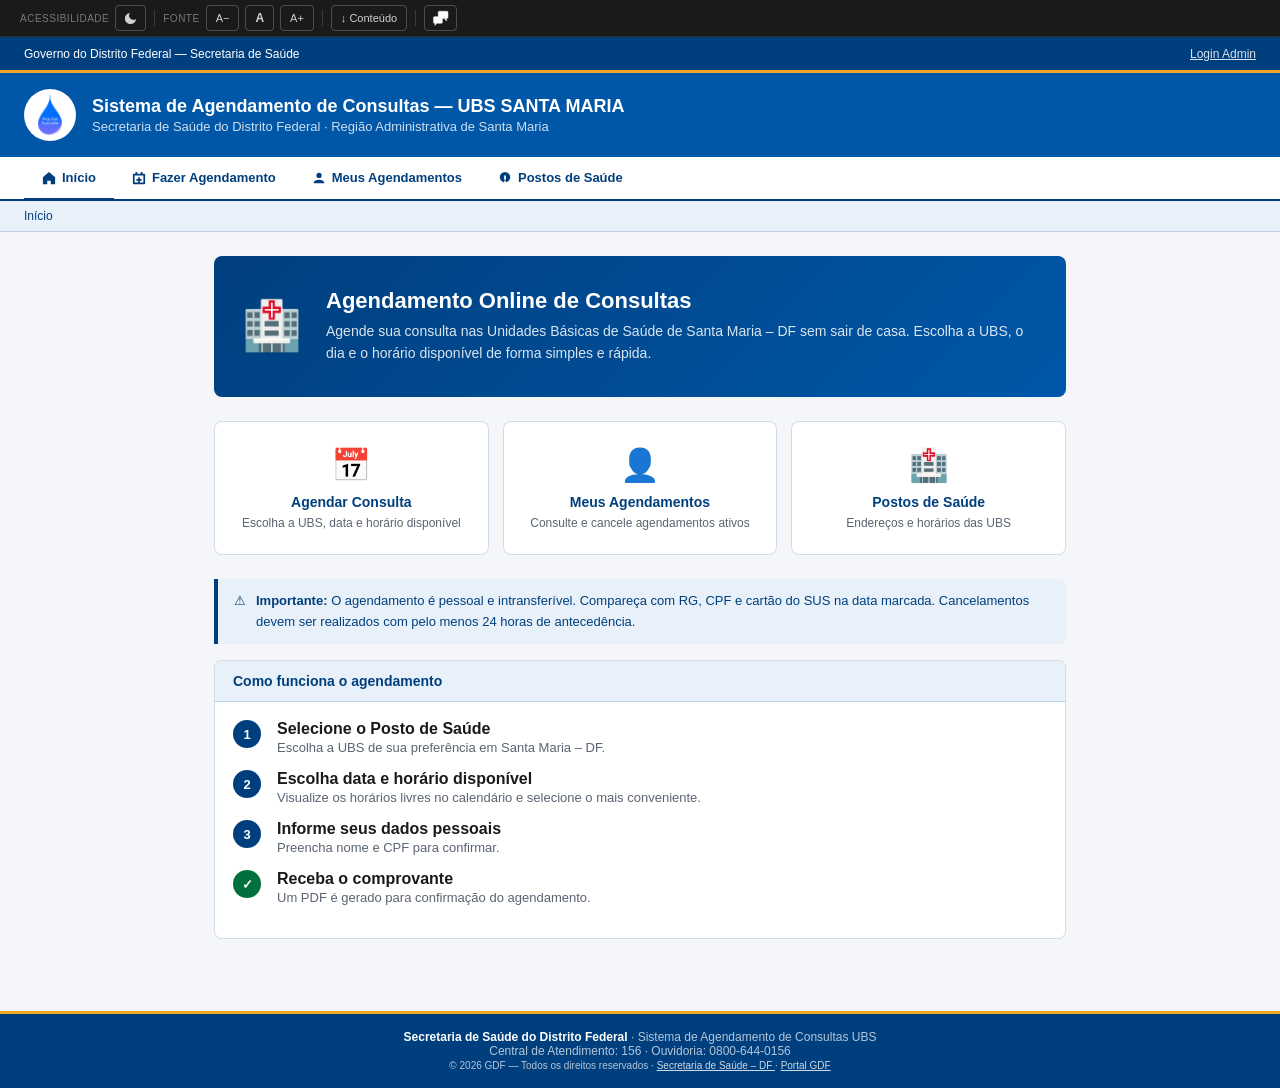
<file: firebase/public/index.html>
<!DOCTYPE html>
<html lang="pt-BR">
<head>
 
  <meta charset="UTF-8">
  <meta name="viewport" content="width=device-width, initial-scale=1.0">
  <meta name="description" content="Sistema de Agendamento de Consultas nas Unidades Básicas de Saúde de Santa Maria – DF. Agende sua consulta online de forma simples e gratuita.">
  <meta name="author" content="Secretaria de Saúde do Distrito Federal">
  <meta name="robots" content="index, follow">
  <meta http-equiv="X-Content-Type-Options" content="nosniff">
  <title>Portal Saúde SM</title>
  <link rel="icon" type="image/png" href="img/favicon.png">
  <link rel="stylesheet" href="js/css/style.css">
</head>
<body>

<div class="app">

  <!-- 🔐 AUTENTICAÇÃO (READ - Verifica admin em loginadmin.js) -->
  <div class="topbar" role="banner">
    <span data-i18n="gov_secao">Governo do Distrito Federal — Secretaria de Saúde</span>
    <a href="loginadmin.html" accesskey="4" data-i18n="admin_login" data-crud="READ-admins">Login Admin</a>
  </div>

  <header class="header" role="banner">
    <div class="header-logo">
      <img src="img/favicon.png"
           alt="Brasão do Governo do Distrito Federal"
           width="80" height="80"
           style="max-height:80px;width:auto;object-fit:contain;">
    </div>
    <div class="header-text">
      <h1 data-i18n="main_title_sm">Sistema de Agendamento de Consultas — UBS SANTA MARIA</h1>
      <p data-i18n="subtitle">Secretaria de Saúde do Distrito Federal · Região Administrativa de Santa Maria</p>
    </div>
  </header>

  <nav class="nav-bar" role="navigation" aria-label="Menu principal">
    <div class="nav-item active"
         onclick="window.location.href='index.html'"
         aria-current="page"
         tabindex="0" role="link"
         title="Ir para a página Início">
      <svg width="14" height="14" viewBox="0 0 16 16" fill="currentColor" aria-hidden="true"><path d="M8 1L1 7v8h5v-4h4v4h5V7z"/></svg>
      <span class="nav-label" data-i18n="home">Início</span>
    </div>
    <div class="nav-item"
         onclick="window.location.href='agendar.html'"
         tabindex="0" role="link"
         title="Ir para Fazer Agendamento">
      <svg width="14" height="14" viewBox="0 0 16 16" fill="currentColor" aria-hidden="true"><path d="M4 1v2H2a1 1 0 00-1 1v10a1 1 0 001 1h12a1 1 0 001-1V4a1 1 0 00-1-1h-2V1h-2v2H6V1H4zm-1 4h10v8H3V5zm4 2v2H5v2h2v2h2v-2h2V9h-2V7H7z"/></svg>
      <span class="nav-label" data-i18n="schedule">Fazer Agendamento</span>
    </div>
    <div class="nav-item"
         onclick="window.location.href='meus-agendamentos.html'"
         tabindex="0" role="link"
         title="Ir para Meus Agendamentos">
      <svg width="14" height="14" viewBox="0 0 16 16" fill="currentColor" aria-hidden="true"><path d="M8 8a3 3 0 100-6 3 3 0 000 6zm0 2c-3 0-6 1.5-6 3v1h12v-1c0-1.5-3-3-6-3z"/></svg>
      <span class="nav-label" data-i18n="my_appointments">Meus Agendamentos</span>
    </div>
    <div class="nav-item"
         onclick="window.location.href='postos-de-saude.html'"
         tabindex="0" role="link"
         title="Ir para Postos de Saúde">
      <svg width="14" height="14" viewBox="0 0 16 16" fill="currentColor" aria-hidden="true"><path d="M8 1a6 6 0 100 12A6 6 0 008 1zM7 5h2v5H7V5zm0 6h2v2H7v-2z"/></svg>
      <span class="nav-label" data-i18n="health_centers">Postos de Saúde</span>
    </div>
  </nav>

  <nav class="breadcrumb" aria-label="Localização na página">
    <span aria-current="page" data-i18n="home">Início</span>
  </nav>

  <main class="content" id="main-content" tabindex="-1">
    <div class="page active" id="page-home">

      <div class="hero" role="region" aria-label="Introdução ao sistema">
        <div class="hero-icon" aria-hidden="true">🏥</div>
        <div>
          <h2 data-i18n="hero_title">Agendamento Online de Consultas</h2>
          <p data-i18n="hero_desc">Agende sua consulta nas Unidades Básicas de Saúde de Santa Maria – DF sem sair de casa.
             Escolha a UBS, o dia e o horário disponível de forma simples e rápida.</p>
        </div>
      </div>

      <div class="home-card-grid" role="list" aria-label="Acesso rápido">
        <div class="home-card" role="listitem button" tabindex="0"
             onclick="window.location.href='agendar.html'"
             aria-label="Agendar Consulta — Escolha a UBS, data e horário disponível"
             data-crud="READ-upas,READ-agendamentos,CREATE-agendamentos">
          <div class="home-card-icon" aria-hidden="true">📅</div>
          <div class="home-card-title" data-i18n="schedule_consultation">Agendar Consulta</div>
          <div class="home-card-desc" data-i18n="schedule_desc">Escolha a UBS, data e horário disponível</div>
        </div>

    
        <div class="home-card" role="listitem button" tabindex="0"
             onclick="window.location.href='meus-agendamentos.html'"
             aria-label="Meus Agendamentos — Consulte e cancele agendamentos ativos"
             data-crud="READ-agendamentos,UPDATE-agendamentos">
          <div class="home-card-icon" aria-hidden="true">👤</div>
          <div class="home-card-title" data-i18n="my_appointments">Meus Agendamentos</div>
          <div class="home-card-desc" data-i18n="appointments_desc">Consulte e cancele agendamentos ativos</div>
        </div>

        <!-- CARD 3: POSTOS DE SAÚDE - Dispara READ em postos-de-saude.js -->
        <div class="home-card" role="listitem button" tabindex="0"
             onclick="window.location.href='postos-de-saude.html'"
             aria-label="Postos de Saúde — Endereços e horários das UBS"
             data-crud="READ-upas">
          <div class="home-card-icon" aria-hidden="true">🏥</div>
          <div class="home-card-title" data-i18n="health_centers">Postos de Saúde</div>
          <div class="home-card-desc" data-i18n="health_centers_desc">Endereços e horários das UBS</div>
        </div>
      </div>

      <div class="notice" role="note">
        <span aria-hidden="true">⚠</span>
        <span>
          <strong>Importante:</strong>
          <span data-i18n="important_notice">O agendamento é pessoal e intransferível. Compareça com RG, CPF
          e cartão do SUS na data marcada. Cancelamentos devem ser realizados com pelo menos
          24 horas de antecedência.</span>
        </span>
      </div>

      <div class="card" role="region" aria-label="Como funciona o agendamento">
        <div class="card-header" id="como-funciona" data-i18n="how_title">Como funciona o agendamento</div>
        <div class="card-body" aria-labelledby="como-funciona">
          <ol style="list-style:none;padding:0;">
            <li class="step-row">
              <div class="step-circle" style="background:var(--gdf-blue);" aria-hidden="true">1</div>
              <div>
                <strong data-i18n="step1_title">Selecione o Posto de Saúde</strong><br>
                <span style="font-size:13px;color:var(--text-muted);" data-i18n="step1_desc">Escolha a UBS de sua preferência em Santa Maria – DF.</span>
              </div>
            </li>
            <li class="step-row">
              <div class="step-circle" style="background:var(--gdf-blue);" aria-hidden="true">2</div>
              <div>
                <strong data-i18n="step2_title">Escolha data e horário disponível</strong><br>
                <span style="font-size:13px;color:var(--text-muted);" data-i18n="step2_desc">Visualize os horários livres no calendário e selecione o mais conveniente.</span>
              </div>
            </li>
            <li class="step-row">
              <div class="step-circle" style="background:var(--gdf-blue);" aria-hidden="true">3</div>
              <div>
                <strong data-i18n="step3_title">Informe seus dados pessoais</strong><br>
                <span style="font-size:13px;color:var(--text-muted);" data-i18n="step3_desc">Preencha nome e CPF para confirmar.</span>
              </div>
            </li>
            <li class="step-row">
              <div class="step-circle" style="background:var(--gdf-green);" aria-hidden="true">✓</div>
              <div>
                <strong data-i18n="step4_title">Receba o comprovante</strong><br>
                <span style="font-size:13px;color:var(--text-muted);" data-i18n="step4_desc">Um PDF é gerado para confirmação do agendamento.</span>
              </div>
            </li>
          </ol>
        </div>
      </div>

    </div>
  </main>

  <footer class="footer" role="contentinfo" tabindex="-1">
    <strong data-i18n="footer_title">Secretaria de Saúde do Distrito Federal</strong>
    <span data-i18n="footer_text">· Sistema de Agendamento de Consultas UBS</span><br>
    <span data-i18n="footer_contact">Central de Atendimento: <strong>156</strong> · Ouvidoria: <strong>0800-644-0156</strong></span><br>
    <small>
      <span data-i18n="footer_rights">© 2026 GDF — Todos os direitos reservados</span> ·
      <a href="https://www.saude.df.gov.br" target="_blank" rel="noopener noreferrer">
        Secretaria de Saúde – DF
      </a> ·
      <a href="https://www.df.gov.br" target="_blank" rel="noopener noreferrer">
        Portal GDF
      </a>
    </small>
  </footer>

</div>

<script src="js/translations.js"></script>
<script src="js/accessibility.js"></script>
<script src="js/index.js"></script>
</body>
</html>
</file>
<file: firebase/public/js/css/style.css>
/* ============================================================
   Sistema de Agendamento UBS — Santa Maria DF
   style.css — GDF / e-MAG 3.1 / WCAG 2.1 AA
   ============================================================ */

* { box-sizing: border-box; margin: 0; padding: 0; }

:root {
  --gdf-blue:        #003F7E;
  --gdf-blue-mid:    #0057A8;
  --gdf-blue-light:  #E8F0F9;
  --gdf-green:       #00703C;
  --gdf-accent:      #F5A623;
  --gdf-red:         #C0392B;
  --border:          rgba(0,63,126,0.18);
  --card-bg:         #ffffff;
  --page-bg:         #f4f6f9;
  --text-main:       #1a1a1a;
  --text-muted:      #5a6472;
  --focus-ring:      3px solid #F5A623;
  --focus-offset:    2px;
}

/* ============================================================
   MODO ESCURO — preto e branco (sem amarelo)
   ============================================================ */
body.modo-escuro {
  --gdf-blue:        #000000;
  --gdf-blue-mid:    #111111;
  --gdf-blue-light:  #1a1a1a;
  --gdf-green:       #ffffff;
  --gdf-accent:      #ffffff;
  --gdf-red:         #ff6b6b;
  --border:          #444444;
  --card-bg:         #111111;
  --page-bg:         #000000;
  --text-main:       #ffffff;
  --text-muted:      #bbbbbb;
  background:        #000 !important;
  color:             #fff !important;
}

body.modo-escuro .topbar         { background:#000; border-bottom:2px solid #555; }
body.modo-escuro .header         { background:#111; border-bottom:1px solid #444; }
body.modo-escuro .nav-bar        { background:#111; border-bottom:2px solid #444; }
body.modo-escuro .nav-item       { color:#fff; }
body.modo-escuro .nav-item:hover { background:#222; }
body.modo-escuro .nav-item.active{ border-bottom-color:#fff; }
body.modo-escuro .breadcrumb     { background:#111; border-bottom:1px solid #333; color:#bbb; }
body.modo-escuro .breadcrumb span{ color:#ddd; }
body.modo-escuro .breadcrumb .current { color:#fff; }
body.modo-escuro .hero           { background:linear-gradient(135deg,#111 0%,#222 100%); border:1px solid #444; }
body.modo-escuro .card           { background:#111; border:1px solid #444; }
body.modo-escuro .card-header    { background:#1a1a1a; color:#fff; border-bottom:1px solid #333; }
body.modo-escuro .home-card      { background:#111; border:1px solid #444; color:#fff; }
body.modo-escuro .home-card:hover{ background:#1e1e1e; border-color:#666; }
body.modo-escuro .home-card-title{ color:#fff; }
body.modo-escuro .home-card-desc { color:#bbb; }
body.modo-escuro .form-control   { background:#1a1a1a; color:#fff; border:1px solid #555; }
body.modo-escuro .form-control:focus { border-color:#fff; box-shadow:0 0 0 2px rgba(255,255,255,0.25); }
body.modo-escuro .form-label     { color:#fff; }
body.modo-escuro .btn-primary    { background:#fff; color:#000; border:none; }
body.modo-escuro .btn-primary:hover { background:#ddd; }
body.modo-escuro .btn-secondary  { background:#000; color:#fff; border:1px solid #666; }
body.modo-escuro .btn-secondary:hover { background:#1a1a1a; }
body.modo-escuro .btn-cancel     { background:#1a1a1a; color:#ff6b6b; border:1px solid #ff6b6b; }
body.modo-escuro .notice         { background:#1a1a1a; border-left:4px solid #fff; color:#ddd; }
body.modo-escuro .section-title  { color:#fff; border-bottom-color:#444; }
body.modo-escuro .section-divider{ color:#fff; border-bottom-color:#444; }
body.modo-escuro .ubs-card       { background:#111; border:1px solid #444; }
body.modo-escuro .ubs-card:hover { background:#1e1e1e; border-color:#888; }
body.modo-escuro .ubs-card.selected { background:#222; border-color:#fff; }
body.modo-escuro .ubs-name       { color:#fff; }
body.modo-escuro .ubs-addr       { color:#bbb; }
body.modo-escuro .ubs-info-row   { border-bottom-color:#333; }
body.modo-escuro .ubs-num        { background:#333; color:#fff; }
body.modo-escuro .myagend-item   { background:#111; border:1px solid #444; }
body.modo-escuro .myagend-date   { background:#333; color:#fff; }
body.modo-escuro .myagend-info h4{ color:#fff; }
body.modo-escuro .myagend-info p { color:#bbb; }
body.modo-escuro .status-confirmed { background:#1a2e1a; color:#6ddf6d; }
body.modo-escuro .status-cancelled { background:#2e1a1a; color:#ff6b6b; }
body.modo-escuro .status-done      { background:#222;    color:#aaa; }
body.modo-escuro .filtro-btn     { background:#111; color:#fff; border:1px solid #555; }
body.modo-escuro .filtro-btn:hover { background:#222; }
body.modo-escuro .filtro-btn.active{ background:#fff; color:#000; border-color:#fff; }
body.modo-escuro .filtro-select  { background:#111; color:#fff; border:1px solid #555; }
body.modo-escuro .espec-check    { background:#111; border:1px solid #444; color:#fff; }
body.modo-escuro .espec-check:hover { background:#1e1e1e; }
body.modo-escuro .horario-check  { background:#111; border:1px solid #444; color:#fff; }
body.modo-escuro .horario-check:hover { background:#1e1e1e; }
body.modo-escuro .dia-header     { background:#222; }
body.modo-escuro .cal-nav        { background:#222; }
body.modo-escuro .cal-weekdays   { background:#1a1a1a; }
body.modo-escuro .cal-weekdays span { color:#bbb; }
body.modo-escuro #calDays        { background:#111; }
body.modo-escuro .cal-day:not(.disabled):not(.empty):hover { background:#333; }
body.modo-escuro .cal-day.selected { background:#fff; color:#000; }
body.modo-escuro .data-label     { color:#bbb; }
body.modo-escuro .footer         { background:#000; border-top:2px solid #333; color:#888; }
body.modo-escuro .footer strong  { color:#ccc; }
body.modo-escuro .footer a       { color:#aaa; }
body.modo-escuro .acessibilidade-bar { background:#000; border-bottom:1px solid #333; }
body.modo-escuro .ac-btn         { color:#fff; border-color:#555; }
body.modo-escuro .ac-btn:hover   { background:#222; border-color:#aaa; }
body.modo-escuro .ac-btn.ativo   { background:#fff; color:#000; border-color:#fff; }
body.modo-escuro .ac-label       { color:#888; }
body.modo-escuro .step-row strong  { color:#fff; }
body.modo-escuro #cookieBanner   { background:#111; border-top:2px solid #444; color:#ccc; }
body.modo-escuro .cookie-btn     { background:#fff; color:#000; }
body.modo-escuro .ubs-badge.badge-green { background:#1a2e1a; color:#6ddf6d; }

/* ── FOCO VISÍVEL (WCAG 2.4.7) ── */
:focus-visible {
  outline: var(--focus-ring) !important;
  outline-offset: var(--focus-offset) !important;
  border-radius: 3px;
}
:focus:not(:focus-visible) { outline: none; }

/* ── SKIP LINK ── */
.skip-link {
  position: absolute;
  top: -100px; left: 8px;
  background: var(--gdf-blue);
  color: #fff;
  padding: 10px 18px;
  border-radius: 0 0 6px 6px;
  font-size: 14px; font-weight: 600;
  text-decoration: none;
  z-index: 10000;
  transition: top 0.15s;
}
.skip-link:focus { top: 0; }

/* ── BARRA DE ACESSIBILIDADE ── */
.acessibilidade-bar {
  background: #1a1a1a;
  padding: 5px 20px;
  display: flex;
  align-items: center;
  gap: 6px;
  font-size: 11px;
  color: rgba(255,255,255,0.75);
  flex-wrap: wrap;
  border-bottom: 1px solid rgba(255,255,255,0.08);
  position: relative;
  z-index: 900;
}
.ac-label {
  font-size: 10px;
  text-transform: uppercase;
  letter-spacing: 0.5px;
  opacity: 0.55;
  user-select: none;
}
.ac-btn {
  background: transparent;
  color: rgba(255,255,255,0.8);
  border: 1px solid rgba(255,255,255,0.22);
  border-radius: 4px;
  padding: 3px 9px;
  font-size: 11px;
  cursor: pointer;
  font-family: inherit;
  transition: background 0.15s, border-color 0.15s;
  line-height: 1.5;
  min-height: 26px;
  display: inline-flex;
  align-items: center;
  justify-content: center;
  gap: 4px;
}
.ac-btn:hover  { background: rgba(255,255,255,0.12); border-color: rgba(255,255,255,0.5); }
.ac-btn:focus-visible { outline: 2px solid var(--gdf-accent); outline-offset: 2px; }
.ac-btn.ativo  { background: #fff; color: #000; border-color: #fff; font-weight: 700; }
/* Botão de ícone (modo escuro) — sem padding de texto */
.ac-btn-icon   { padding: 3px 7px; }
/* Botão "A" do meio — ligeiramente maior */
.ac-btn-normal { font-size: 12px; font-weight: 600; }
.ac-separador  { width: 1px; height: 16px; background: rgba(255,255,255,0.15); margin: 0 2px; flex-shrink: 0; }


/* ── BODY / BASE ── */
body {
  font-family: 'Segoe UI', Arial, sans-serif;
  background: var(--page-bg);
  color: var(--text-main);
  /* font-size controlado via JS em :root */
}
.app { min-height: 100vh; display: flex; flex-direction: column; }

/* ── TOPBAR ── */
.topbar {
  background: var(--gdf-blue);
  color: #fff;
  padding: 0 24px;
  height: 36px;
  display: flex;
  align-items: center;
  justify-content: space-between;
  font-size: 12px;
  gap: 16px;
  border-bottom: 3px solid var(--gdf-accent);
  flex-wrap: wrap;
}
.topbar a { color: rgba(255,255,255,0.85); text-decoration: underline; }
.topbar a:hover { color: #fff; }

/* ── HEADER ── */
.header {
  background: var(--gdf-blue-mid);
  color: #fff;
  padding: 16px 24px;
  display: flex;
  align-items: center;
  gap: 16px;
}
.header-logo {
  width: 52px; height: 52px;
  background: #fff; border-radius: 50%;
  display: flex; align-items: center; justify-content: center;
  flex-shrink: 0; overflow: hidden;
}
.header-logo img { max-width: 100%; max-height: 100%; object-fit: contain; padding: 4px; }
.header-text h1  { font-size: clamp(14px, 2.5vw, 18px); font-weight: 600; line-height: 1.2; }
.header-text p   { font-size: clamp(11px, 1.8vw, 13px); opacity: 0.8; margin-top: 2px; }

/* ── NAVBAR ── */
.nav-bar {
  background: #fff;
  border-bottom: 2px solid var(--gdf-blue);
  padding: 0 24px;
  display: flex;
  overflow-x: auto;
  -webkit-overflow-scrolling: touch;
  scrollbar-width: none;
}
.nav-bar::-webkit-scrollbar { display: none; }
.nav-item {
  padding: 12px 18px;
  font-size: 13px; font-weight: 600;
  color: var(--gdf-blue);
  cursor: pointer;
  border-bottom: 3px solid transparent;
  margin-bottom: -2px;
  display: flex; align-items: center; gap: 6px;
  transition: border-color 0.15s, background 0.15s;
  user-select: none;
  white-space: nowrap;
  flex-shrink: 0;
  min-height: 44px;
}
.nav-item:hover  { background: var(--gdf-blue-light); }
.nav-item.active { border-bottom-color: var(--gdf-blue); }
.nav-item:focus-visible { outline: 3px solid var(--gdf-accent); outline-offset: -3px; }

/* ── BREADCRUMB ── */
.breadcrumb {
  background: var(--gdf-blue-light);
  padding: 8px 24px;
  font-size: 12px; color: var(--text-muted);
  display: flex; align-items: center; gap: 6px;
  border-bottom: 1px solid var(--border);
  flex-wrap: wrap;
}
.breadcrumb span       { color: var(--gdf-blue); cursor: pointer; }
.breadcrumb span:hover { text-decoration: underline; }
.breadcrumb .sep       { opacity: 0.4; cursor: default; }
.breadcrumb .current   { color: var(--text-main); font-weight: 600; cursor: default; }
.breadcrumb .current:hover { text-decoration: none; }

/* ── CONTENT ── */
.content {
  flex: 1;
  padding: 24px;
  max-width: 900px;
  margin: 0 auto;
  width: 100%;
}
.page        { display: none; }
.page.active { display: block; }

/* ── HERO ── */
.hero {
  background: linear-gradient(135deg, var(--gdf-blue) 0%, var(--gdf-blue-mid) 100%);
  border-radius: 8px;
  padding: 32px 28px;
  color: #fff;
  margin-bottom: 24px;
  display: flex; align-items: center; gap: 24px;
}
.hero-icon { font-size: 48px; flex-shrink: 0; }
.hero h2   { font-size: clamp(16px, 3vw, 22px); font-weight: 600; margin-bottom: 6px; }
.hero p    { font-size: 14px; opacity: 0.85; line-height: 1.6; }

/* ── HOME CARDS ── */
.home-card-grid {
  display: grid;
  grid-template-columns: repeat(3, 1fr);
  gap: 14px; margin-bottom: 24px;
}
.home-card {
  background: var(--card-bg);
  border: 1px solid var(--border);
  border-radius: 8px;
  padding: 24px 16px;
  text-align: center;
  cursor: pointer;
  transition: border-color 0.15s, box-shadow 0.15s;
  min-height: 44px;
}
.home-card:hover { border-color: var(--gdf-blue-mid); box-shadow: 0 2px 8px rgba(0,63,126,0.1); }
.home-card:focus-visible { outline: var(--focus-ring); }
.home-card-icon  { font-size: 32px; margin-bottom: 10px; }
.home-card-title { font-size: 14px; font-weight: 600; color: var(--gdf-blue); margin-bottom: 6px; }
.home-card-desc  { font-size: 12px; color: var(--text-muted); }

/* ── CARD ── */
.card {
  background: var(--card-bg);
  border: 1px solid var(--border);
  border-radius: 8px;
  margin-bottom: 16px;
  overflow: hidden;
}
.card-header {
  background: var(--gdf-blue-light);
  padding: 12px 18px;
  border-bottom: 1px solid var(--border);
  font-size: 14px; font-weight: 600; color: var(--gdf-blue);
  display: flex; align-items: center; gap: 8px;
}
.card-body { padding: 18px; }

/* ── FORM ── */
.form-grid  { display: grid; grid-template-columns: 1fr 1fr; gap: 14px; }
.form-group { display: flex; flex-direction: column; gap: 5px; margin-bottom: 14px; }
.form-label { font-size: 13px; font-weight: 600; color: var(--text-main); }
.req        { color: var(--gdf-red); margin-left: 2px; }
.form-control {
  padding: 9px 12px;
  border: 1px solid var(--border);
  border-radius: 5px;
  font-size: 14px; color: var(--text-main);
  background: #fff;
  outline: none;
  font-family: inherit;
  transition: border-color 0.15s, box-shadow 0.15s;
  width: 100%;
  min-height: 44px;
}
.form-control:focus { border-color: var(--gdf-blue-mid); box-shadow: 0 0 0 3px rgba(245,166,35,0.35); }
.form-control[aria-invalid="true"] { border-color: var(--gdf-red); }
.field-error { font-size: 12px; color: var(--gdf-red); margin-top: 3px; display: none; }
.field-error.visivel { display: block; }

/* ── BOTÕES ── */
.btn-row { display: flex; gap: 10px; justify-content: flex-end; margin-top: 20px; flex-wrap: wrap; }
.btn {
  padding: 10px 24px;
  border-radius: 5px;
  font-size: 14px; font-weight: 600;
  cursor: pointer; border: none;
  font-family: inherit;
  transition: opacity 0.15s, transform 0.1s;
  display: inline-flex; align-items: center; justify-content: center; gap: 6px;
  white-space: nowrap;
  min-height: 44px; min-width: 44px;
}
.btn:active              { transform: scale(0.98); }
.btn:disabled            { opacity: 0.6; cursor: not-allowed; }
.btn-primary             { background: var(--gdf-blue); color: #fff; }
.btn-primary:hover:not(:disabled) { opacity: 0.88; }
.btn-secondary           { background: #fff; border: 1px solid var(--gdf-blue); color: var(--gdf-blue); }
.btn-secondary:hover     { background: var(--gdf-blue-light); }
.btn-cancel              { background: #fff0f0; color: var(--gdf-red); border: 1px solid #f5c6c6; }
.btn-cancel:hover        { background: #ffd5d5; }

/* ── NOTICE ── */
.notice {
  background: var(--gdf-blue-light);
  border-left: 4px solid var(--gdf-blue);
  border-radius: 0 6px 6px 0;
  padding: 12px 16px;
  font-size: 13px; color: var(--gdf-blue);
  margin-bottom: 16px;
  display: flex; gap: 10px; align-items: flex-start;
  line-height: 1.6;
}

/* ── SECTION ── */
.section       { margin-bottom: 4px; }
.section-title {
  font-size: 13px; font-weight: 700; color: var(--gdf-blue);
  text-transform: uppercase; letter-spacing: 0.4px;
  margin-bottom: 12px; padding-bottom: 6px;
  border-bottom: 2px solid var(--gdf-blue-light);
}

/* ── UBS CARDS ── */
.ubs-grid { display: grid; grid-template-columns: 1fr 1fr; gap: 12px; }
.ubs-card {
  border: 1.5px solid var(--border); border-radius: 8px;
  padding: 14px; cursor: pointer;
  transition: border-color 0.15s, background 0.15s;
  background: var(--card-bg);
  min-height: 44px;
}
.ubs-card:hover    { border-color: var(--gdf-blue-mid); background: var(--gdf-blue-light); }
.ubs-card.selected { border-color: var(--gdf-blue); background: var(--gdf-blue-light); }
.ubs-card:focus-visible { outline: var(--focus-ring); }
.ubs-name  { font-size: 14px; font-weight: 600; color: var(--text-main); margin-bottom: 4px; }
.ubs-addr  { font-size: 12px; color: var(--text-muted); line-height: 1.4; }
.ubs-badge { display: inline-flex; align-items: center; gap: 4px; font-size: 11px; font-weight: 600; padding: 2px 8px; border-radius: 10px; margin-top: 6px; }
.badge-green  { background: #E8F5EE; color: #00703C; }
.badge-yellow { background: #FEF3CD; color: #856404; }

/* ── UBS INFO ROW ── */
.ubs-info-row {
  padding: 16px 18px; border-bottom: 1px solid var(--border);
  display: flex; gap: 16px; align-items: flex-start; flex-wrap: wrap;
}
.ubs-info-row:last-child { border-bottom: none; }
.ubs-num {
  background: var(--gdf-blue); color: #fff; border-radius: 6px;
  width: 36px; height: 36px;
  display: flex; align-items: center; justify-content: center;
  font-weight: 700; font-size: 15px; flex-shrink: 0;
}

/* ── AGENDAMENTOS ── */
.myagend-item {
  border: 1px solid var(--border); border-radius: 8px;
  padding: 16px; margin-bottom: 12px;
  background: var(--card-bg);
  display: flex; align-items: flex-start; gap: 16px; flex-wrap: wrap;
}
.myagend-date {
  background: var(--gdf-blue); color: #fff;
  border-radius: 6px; padding: 8px 12px;
  text-align: center; flex-shrink: 0; min-width: 52px;
}
.myagend-date .day   { font-size: 22px; font-weight: 700; line-height: 1; }
.myagend-date .month { font-size: 11px; opacity: 0.85; margin-top: 2px; }
.myagend-info        { flex: 1; min-width: 160px; }
.myagend-info h4     { font-size: 14px; font-weight: 600; color: var(--text-main); margin-bottom: 4px; }
.myagend-info p      { font-size: 13px; color: var(--text-muted); line-height: 1.5; }

/* ── STATUS ── */
.status-badge     { font-size: 11px; padding: 3px 10px; border-radius: 10px; font-weight: 600; display: inline-block; }
.status-confirmed { background: #E8F5EE; color: #00703C; }
.status-cancelled { background: #fff0f0; color: var(--gdf-red); }
.status-done      { background: #f0f0f0; color: #555; }

/* ── STEPS ── */
.step-row    { display: flex; gap: 16px; align-items: flex-start; margin-bottom: 14px; }
.step-circle { width: 28px; height: 28px; border-radius: 50%; display: flex; align-items: center; justify-content: center; font-size: 13px; font-weight: 700; flex-shrink: 0; color: #fff; }

/* ── FOOTER ── */
.footer {
  background: var(--gdf-blue);
  color: rgba(255,255,255,0.7);
  text-align: center;
  padding: 16px;
  font-size: 12px;
  margin-top: 32px;
  border-top: 3px solid var(--gdf-accent);
}
.footer strong { color: #fff; }
.footer a { color: rgba(255,255,255,0.8); text-decoration: underline; }

/* ── CONTAINER AGENDAMENTO ── */
.container-agendamento { max-width: 680px; margin: 0 auto; }

/* ── CALENDÁRIO ── */
.calendario { border: 1px solid var(--border); border-radius: 8px; overflow: hidden; max-width: 360px; margin-top: 8px; }
.cal-nav { display: flex; align-items: center; justify-content: space-between; background: var(--gdf-blue); color: #fff; padding: 10px 14px; font-size: 14px; font-weight: 600; }
.cal-nav button { background: none; border: none; color: #fff; font-size: 20px; cursor: pointer; padding: 0 8px; line-height: 1; min-width: 44px; min-height: 44px; display: flex; align-items: center; justify-content: center; }
.cal-nav button:hover { opacity: 0.7; }
.cal-weekdays { display: grid; grid-template-columns: repeat(7,1fr); background: var(--gdf-blue-light); }
.cal-weekdays span { text-align: center; font-size: 11px; font-weight: 600; color: var(--gdf-blue); padding: 6px 0; }
#calDays { display: grid; grid-template-columns: repeat(7,1fr); gap: 2px; padding: 6px; background: #fff; }
.cal-day { text-align: center; padding: 8px 4px; font-size: 13px; border-radius: 5px; cursor: pointer; transition: background 0.15s; min-height: 36px; display: flex; align-items: center; justify-content: center; }
.cal-day:not(.disabled):not(.empty):hover { background: var(--gdf-blue-light); border: 1px solid var(--gdf-blue); }
.cal-day:not(.disabled):not(.empty):focus-visible { outline: var(--focus-ring); }
.cal-day.disabled { color: #aaa; cursor: default; }
.cal-day.empty    { cursor: default; }
.cal-day.selected { background: var(--gdf-blue); color: #fff; font-weight: 700; }
.cal-day.today:not(.selected) { font-weight: 700; border: 1px solid var(--gdf-blue); }
.data-label { font-size: 13px; color: var(--gdf-blue); font-weight: 600; margin-top: 8px; }

/* ── SUCESSO ── */
.sucesso-area   { text-align: center; padding: 40px 24px; }
.sucesso-icone  { width: 72px; height: 72px; background: #E8F5EE; border-radius: 50%; display: flex; align-items: center; justify-content: center; margin: 0 auto 20px; font-size: 36px; }
.sucesso-titulo { font-size: 20px; font-weight: 700; color: var(--gdf-green); margin-bottom: 8px; }
.sucesso-sub    { font-size: 14px; color: var(--text-muted); margin-bottom: 28px; line-height: 1.6; }
.btn-pdf  { display: inline-flex; align-items: center; gap: 8px; background: var(--gdf-blue); color: #fff; border: none; border-radius: 6px; padding: 12px 28px; font-size: 14px; font-weight: 600; cursor: pointer; transition: opacity 0.15s; font-family: inherit; min-height: 44px; }
.btn-pdf:hover { opacity: 0.88; }
.btn-novo { display: inline-block; font-size: 13px; color: var(--gdf-blue); cursor: pointer; text-decoration: underline; margin-top: 12px; }

/* ── ADMIN ── */
.filtro-bar { display: flex; flex-wrap: wrap; gap: 8px; align-items: center; margin-bottom: 16px; }
.filtro-btn { padding: 6px 14px; border-radius: 20px; border: 1px solid var(--border); background: #fff; font-size: 13px; cursor: pointer; transition: all 0.15s; font-family: inherit; min-height: 36px; }
.filtro-btn:hover  { background: var(--gdf-blue-light); }
.filtro-btn.active { background: var(--gdf-blue); color: #fff; border-color: var(--gdf-blue); }
.filtro-select { padding: 6px 10px; border-radius: 6px; border: 1px solid var(--border); font-size: 13px; font-family: inherit; -webkit-appearance: none; min-height: 36px; background: #fff; color: var(--text-main); }
.section-divider { font-size: 15px; font-weight: 700; color: var(--gdf-blue); margin: 28px 0 12px; padding-bottom: 6px; border-bottom: 2px solid var(--gdf-blue); }

/* ── ESPECIALIDADES / HORÁRIOS ── */
.espec-grid {
  display: grid;
  grid-template-columns: repeat(auto-fill, minmax(175px, 1fr));
  gap: 8px; margin-top: 10px;
}
.espec-check {
  display: flex; align-items: center; gap: 8px;
  font-size: 13px; cursor: pointer;
  padding: 8px 12px; border-radius: 6px;
  border: 1px solid var(--border);
  background: var(--card-bg); transition: all 0.15s;
  min-height: 44px;
}
.espec-check:hover { background: var(--gdf-blue-light); border-color: var(--gdf-blue-mid); }
.espec-check input[type=checkbox] { cursor: pointer; accent-color: var(--gdf-blue); width: 16px; height: 16px; flex-shrink: 0; }
.dias-grid {
  display: grid;
  grid-template-columns: repeat(auto-fill, minmax(260px, 1fr));
  gap: 14px; margin-top: 12px;
}
.dia-card { border: 1px solid var(--border); border-radius: 8px; overflow: hidden; }
.dia-header {
  background: var(--gdf-blue); color: #fff;
  font-size: 13px; font-weight: 600;
  padding: 8px 14px;
  display: flex; align-items: center; justify-content: space-between;
}
.dia-header label { display: flex; align-items: center; gap: 8px; cursor: pointer; margin: 0; min-height: 36px; }
.horarios-grid { display: grid; grid-template-columns: repeat(4,1fr); gap: 5px; padding: 10px; }
.horario-check {
  display: flex; align-items: center; gap: 4px;
  font-size: 11px; cursor: pointer;
  padding: 4px 5px; border-radius: 4px;
  border: 1px solid var(--border);
  background: var(--card-bg); transition: background 0.15s;
  min-height: 36px;
}
.horario-check:hover { background: var(--gdf-blue-light); }
.dia-disabled .horarios-grid { opacity: 0.35; pointer-events: none; }

/* ── PRINT ── */
@media print {
  .acessibilidade-bar, .topbar, .nav-bar, .breadcrumb, .footer,
  .btn-row, #cookieBanner, [vw] { display: none !important; }
  .content { padding: 0; max-width: 100%; }
  .card { border: 1px solid #ccc; box-shadow: none; }
}

/* ============================================================
   RESPONSIVIDADE
   ============================================================ */
@media (max-width: 768px) {
  .content { padding: 16px; }
  .header  { padding: 12px 16px; gap: 12px; }
  .header-logo { width: 42px; height: 42px; }
  .nav-bar { padding: 0 8px; }
  .nav-item { padding: 10px 12px; font-size: 12px; }
  .home-card-grid { grid-template-columns: 1fr 1fr; }
  .form-grid { grid-template-columns: 1fr; }
  .ubs-grid  { grid-template-columns: 1fr; }
  .espec-grid { grid-template-columns: 1fr 1fr; }
  .dias-grid  { grid-template-columns: 1fr; }
  .btn-row { justify-content: stretch; }
  .btn-row .btn { flex: 1; }
  .acessibilidade-bar { padding: 4px 12px; gap: 6px; }
  .ac-label { display: none; }
}

@media (max-width: 480px) {
  .topbar  { height: auto; padding: 6px 12px; font-size: 11px; flex-wrap: wrap; gap: 4px; }
  .header  { flex-direction: column; align-items: flex-start; gap: 8px; padding: 10px 12px; }
  .header-logo { display: none; }
  .header-text h1 { font-size: 14px; }
  .header-text p  { font-size: 11px; }
  .nav-item .nav-label { display: none; }
  .nav-item svg  { width: 18px; height: 18px; }
  .nav-item      { padding: 10px 14px; }
  .breadcrumb    { padding: 6px 12px; font-size: 11px; }
  .content       { padding: 10px; }
  .card-header   { font-size: 13px; padding: 10px 14px; }
  .card-body     { padding: 14px; }
  .hero          { flex-direction: column; padding: 16px 14px; gap: 10px; }
  .hero-icon     { display: none; }
  .hero h2       { font-size: 16px; }
  .hero p        { font-size: 13px; }
  .home-card-grid { grid-template-columns: 1fr; gap: 10px; }
  .home-card     { padding: 16px; display: flex; align-items: center; text-align: left; gap: 14px; }
  .home-card-icon { font-size: 24px; margin: 0; flex-shrink: 0; }
  .espec-grid    { grid-template-columns: 1fr; }
  .horarios-grid { grid-template-columns: repeat(3,1fr); }
  .ubs-info-row  { gap: 10px; padding: 12px 14px; }
  .myagend-item  { padding: 12px; gap: 10px; }
  .myagend-date  { padding: 6px 8px; min-width: 44px; }
  .myagend-date .day { font-size: 18px; }
  .section-divider { font-size: 13px; }
  .btn           { padding: 10px 16px; font-size: 13px; }
  .btn-row       { flex-direction: column; gap: 8px; }
  .btn-row .btn  { width: 100%; }
  .sucesso-area  { padding: 24px 12px; }
  .btn-pdf       { width: 100%; justify-content: center; }
  .filtro-bar    { flex-direction: column; align-items: flex-start; gap: 8px; }
  .footer        { font-size: 11px; padding: 12px; margin-top: 16px; }
  .acessibilidade-bar { padding: 4px 10px; gap: 5px; }
  .ac-btn        { font-size: 10px; padding: 2px 6px; min-height: 24px; }
  #cookieBanner  { gap: 10px; padding: 12px 16px; font-size: 12px; }
}

@media (max-width: 360px) {
  .nav-item  { padding: 8px 10px; }
  .horarios-grid { grid-template-columns: repeat(2,1fr); }
  .cal-day   { padding: 6px 2px; font-size: 12px; }
}

/* ═══════════════════════════════════════════════════════════════
   SELETOR DE IDIOMA COM IMAGEM NO CSS
   ═══════════════════════════════════════════════════════════════ */

.ac-lang-wrapper {
  position: relative;
  display: inline-flex;
  align-items: center;
}

/* Botão do idioma */
.ac-lang-btn {
  display: inline-flex;
  align-items: center;
  justify-content: center;
  min-height: 26px;
  padding: 3px 7px;
  background: transparent;
  color: rgba(255,255,255,0.8);
  border: 1px solid rgba(255,255,255,0.22);
  border-radius: 4px;
  cursor: pointer;
  font-family: inherit;
  transition: background 0.15s, border-color 0.15s;
  gap: 4px;
}
.ac-lang-btn:hover {
  background: rgba(255,255,255,0.12);
  border-color: rgba(255,255,255,0.5);
}
.ac-lang-btn:focus-visible {
  outline: 2px solid var(--gdf-accent);
  outline-offset: 2px;
}

/* Dropdown */
.ac-lang-dropdown {
  position: absolute;
  top: calc(100% + 6px);
  right: 0;
  background: #fff;
  border: 1px solid #dde3ec;
  border-radius: 8px;
  box-shadow: 0 4px 16px rgba(0,0,0,.15);
  list-style: none;
  margin: 0;
  padding: 4px 0;
  min-width: 110px;
  z-index: 9999;
}

.ac-lang-dropdown li {
  padding: 9px 16px;
  font-size: 13px;
  font-weight: 600;
  color: #1a3a6b;
  cursor: pointer;
  transition: background .12s;
}

.ac-lang-dropdown li:hover {
  background: #eef3fb;
}

/* modo escuro */
.modo-escuro .ac-lang-dropdown {
  background: #1e2d45;
  border-color: #2e4060;
}

.modo-escuro .ac-lang-dropdown li {
  color: #c8d8f0;
}

/* ──────────────────────────────────────────
   2. BANNER LGPD
   ────────────────────────────────────────── */
#cookieBanner {
  position: fixed;
  bottom: 24px;
  left: 50%;
  transform: translateX(-50%);
  width: min(680px, calc(100vw - 32px));
  background: #fff;
  border: 1px solid #dde3ec;
  border-radius: 14px;
  box-shadow: 0 8px 32px rgba(0,0,0,0.18);
  padding: 22px 24px 18px;
  z-index: 10000;
  font-size: 13px;
  line-height: 1.55;
  color: #333;
}

/* Linha superior: ícone + texto */
.lgpd-body {
  display: flex;
  gap: 14px;
  align-items: flex-start;
  margin-bottom: 14px;
}

.lgpd-icon {
  font-size: 24px;
  flex-shrink: 0;
  margin-top: 2px;
}

.lgpd-titulo {
  font-size: 14px;
  font-weight: 700;
  color: #1a3a6b;
  margin: 0 0 4px;
}

.lgpd-desc {
  margin: 0 0 6px;
  color: #444;
}

.lgpd-link {
  font-size: 12px;
  color: #1a3a6b;
  text-decoration: underline;
}

.lgpd-link:hover { color: #14305a; }

/* Painel de categorias */
.lgpd-painel {
  background: #f5f8ff;
  border: 1px solid #dde3ec;
  border-radius: 8px;
  padding: 12px 14px;
  margin-bottom: 14px;
  display: flex;
  flex-direction: column;
  gap: 10px;
}

.lgpd-categoria {
  display: flex;
  flex-direction: column;
  gap: 2px;
}

.lgpd-categoria-disabled {
  opacity: 0.6;
}

.lgpd-cat-label {
  display: flex;
  align-items: center;
  gap: 8px;
  font-weight: 600;
  color: #1a3a6b;
  font-size: 13px;
  cursor: pointer;
  margin: 0;
}

.lgpd-categoria-disabled .lgpd-cat-label {
  cursor: not-allowed;
}

.lgpd-cat-label input[type="checkbox"] {
  width: 16px;
  height: 16px;
  accent-color: #1a3a6b;
  flex-shrink: 0;
}

.lgpd-cat-desc {
  font-size: 11px;
  color: #666;
  margin-left: 24px;
  line-height: 1.4;
}

/* Botões */
.lgpd-btns {
  display: flex;
  gap: 8px;
  flex-wrap: wrap;
  justify-content: flex-end;
  align-items: center;
}

.lgpd-btn {
  display: inline-flex;
  align-items: center;
  justify-content: center;
  padding: 9px 16px;
  border-radius: 6px;
  font-size: 13px;
  font-weight: 600;
  cursor: pointer;
  border: 1px solid transparent;
  transition: background 0.15s, border-color 0.15s;
  min-height: 38px;
  white-space: nowrap;
}

.lgpd-btn-recusar {
  background: #fff;
  color: #555;
  border-color: #ccc;
}
.lgpd-btn-recusar:hover { background: #f5f5f5; border-color: #aaa; }

.lgpd-btn-personalizar {
  background: #fff;
  color: #1a3a6b;
  border-color: #1a3a6b;
}
.lgpd-btn-personalizar:hover { background: #eef3ff; }

.lgpd-btn-salvar {
  background: #1a3a6b;
  color: #fff;
  border-color: #1a3a6b;
}
.lgpd-btn-salvar:hover { background: #14305a; }

.lgpd-btn-aceitar {
  background: #27ae60;
  color: #fff;
  border-color: #27ae60;
}
.lgpd-btn-aceitar:hover { background: #1e8449; }

/* Modo escuro */
.modo-escuro #cookieBanner {
  background: #1e2d45;
  border-color: #2e4060;
  color: #c8d8f0;
  box-shadow: 0 8px 32px rgba(0,0,0,0.5);
}
.modo-escuro .lgpd-titulo { color: #a8c4f0; }
.modo-escuro .lgpd-desc   { color: #9ab0cc; }
.modo-escuro .lgpd-link   { color: #7aadeb; }
.modo-escuro .lgpd-painel { background: #162236; border-color: #2e4060; }
.modo-escuro .lgpd-cat-label { color: #a8c4f0; }
.modo-escuro .lgpd-cat-desc  { color: #7090b0; }
.modo-escuro .lgpd-btn-recusar {
  background: transparent; color: #9ab0cc; border-color: #3a5070;
}
.modo-escuro .lgpd-btn-recusar:hover { background: #1a2d42; }
.modo-escuro .lgpd-btn-personalizar {
  background: transparent; color: #7aadeb; border-color: #7aadeb;
}
.modo-escuro .lgpd-btn-personalizar:hover { background: #1a3055; }

/* Mobile */
@media (max-width: 500px) {
  #cookieBanner {
    bottom: 0;
    left: 0;
    right: 0;
    transform: none;
    width: 100%;
    border-radius: 14px 14px 0 0;
    max-height: 90vh;
    overflow-y: auto;
  }

  .lgpd-btns {
    justify-content: stretch;
  }

  .lgpd-btn {
    flex: 1;
    min-width: 0;
    font-size: 12px;
    padding: 9px 10px;
  }
}
</file>
